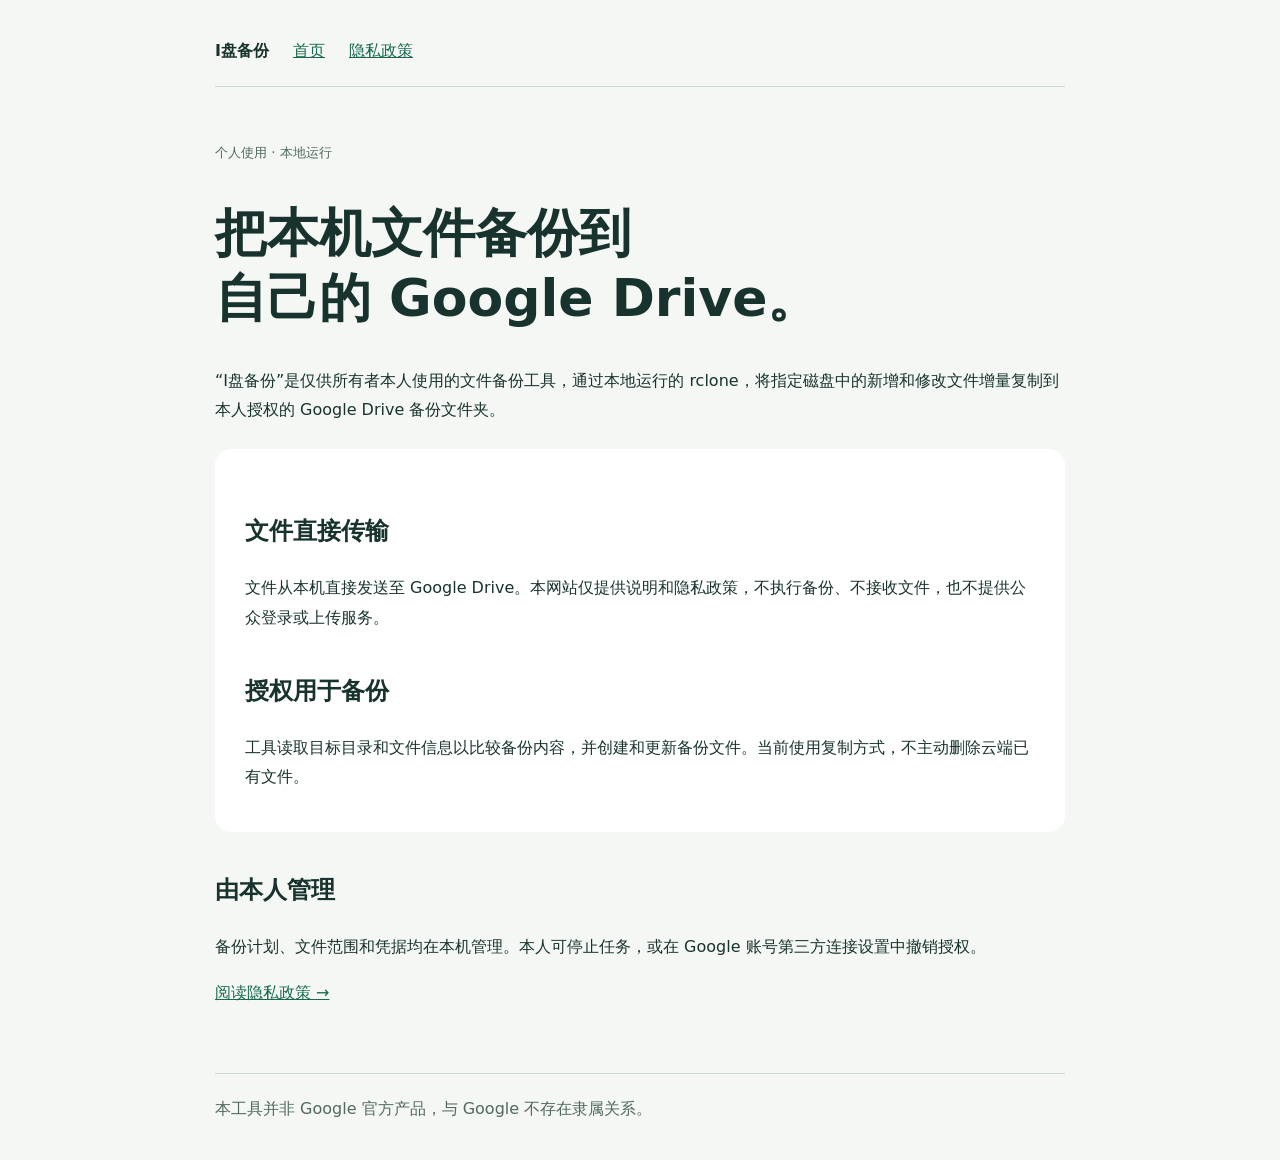
<file: index.html>
﻿<!doctype html><html lang="zh-CN"><meta charset="utf-8"><meta name="viewport" content="width=device-width,initial-scale=1"><title>I盘备份 · 个人文件备份工具</title><meta name="description" content="仅供所有者本人使用的本地Google Drive备份工具。"><link rel="stylesheet" href="style.css"><nav><strong>I盘备份</strong><a href="index.html">首页</a><a href="privacy.html">隐私政策</a></nav><main><small>个人使用 · 本地运行</small><h1>把本机文件备份到<br>自己的 Google Drive。</h1><p>“I盘备份”是仅供所有者本人使用的文件备份工具，通过本地运行的 rclone，将指定磁盘中的新增和修改文件增量复制到本人授权的 Google Drive 备份文件夹。</p><section><h2>文件直接传输</h2><p>文件从本机直接发送至 Google Drive。本网站仅提供说明和隐私政策，不执行备份、不接收文件，也不提供公众登录或上传服务。</p><h2>授权用于备份</h2><p>工具读取目标目录和文件信息以比较备份内容，并创建和更新备份文件。当前使用复制方式，不主动删除云端已有文件。</p></section><h2>由本人管理</h2><p>备份计划、文件范围和凭据均在本机管理。本人可停止任务，或在 Google 账号第三方连接设置中撤销授权。</p><p><a href="privacy.html">阅读隐私政策 →</a></p></main><footer>本工具并非 Google 官方产品，与 Google 不存在隶属关系。</footer></html>
</file>
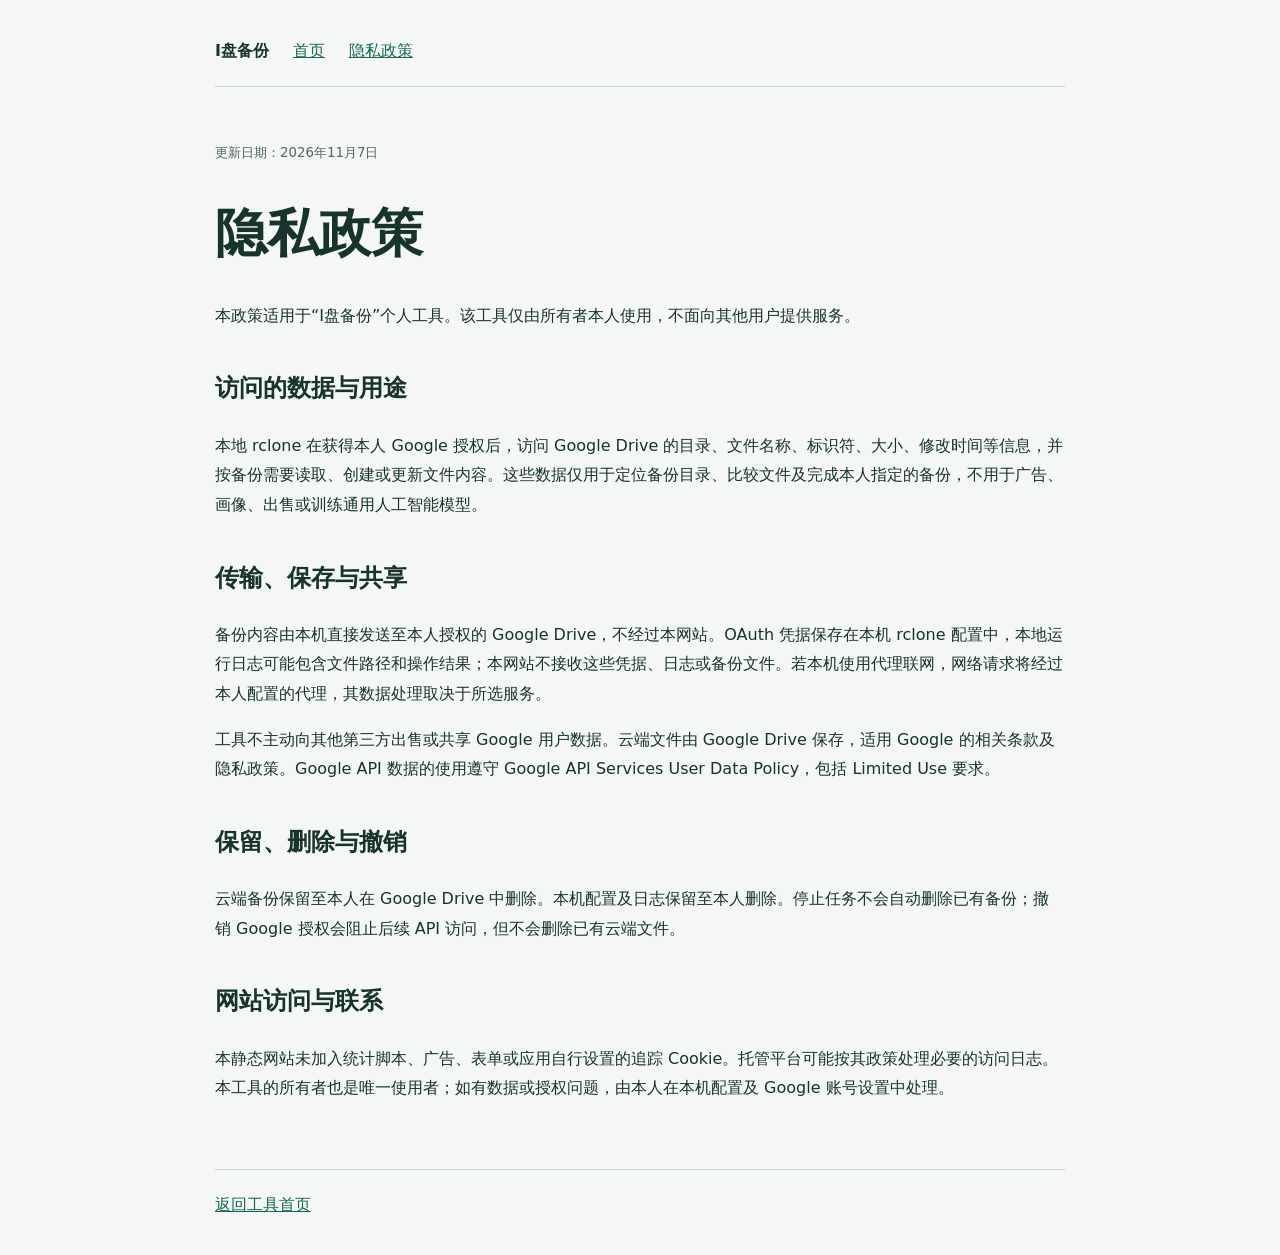
<file: privacy.html>
﻿<!doctype html><html lang="zh-CN"><meta charset="utf-8"><meta name="viewport" content="width=device-width,initial-scale=1"><title>隐私政策 · I盘备份</title><link rel="stylesheet" href="style.css"><nav><strong>I盘备份</strong><a href="index.html">首页</a><a href="privacy.html" aria-current="page">隐私政策</a></nav><main><small>更新日期：2026年11月7日</small><h1>隐私政策</h1><p>本政策适用于“I盘备份”个人工具。该工具仅由所有者本人使用，不面向其他用户提供服务。</p><h2>访问的数据与用途</h2><p>本地 rclone 在获得本人 Google 授权后，访问 Google Drive 的目录、文件名称、标识符、大小、修改时间等信息，并按备份需要读取、创建或更新文件内容。这些数据仅用于定位备份目录、比较文件及完成本人指定的备份，不用于广告、画像、出售或训练通用人工智能模型。</p><h2>传输、保存与共享</h2><p>备份内容由本机直接发送至本人授权的 Google Drive，不经过本网站。OAuth 凭据保存在本机 rclone 配置中，本地运行日志可能包含文件路径和操作结果；本网站不接收这些凭据、日志或备份文件。若本机使用代理联网，网络请求将经过本人配置的代理，其数据处理取决于所选服务。</p><p>工具不主动向其他第三方出售或共享 Google 用户数据。云端文件由 Google Drive 保存，适用 Google 的相关条款及隐私政策。Google API 数据的使用遵守 Google API Services User Data Policy，包括 Limited Use 要求。</p><h2>保留、删除与撤销</h2><p>云端备份保留至本人在 Google Drive 中删除。本机配置及日志保留至本人删除。停止任务不会自动删除已有备份；撤销 Google 授权会阻止后续 API 访问，但不会删除已有云端文件。</p><h2>网站访问与联系</h2><p>本静态网站未加入统计脚本、广告、表单或应用自行设置的追踪 Cookie。托管平台可能按其政策处理必要的访问日志。本工具的所有者也是唯一使用者；如有数据或授权问题，由本人在本机配置及 Google 账号设置中处理。</p></main><footer><a href="index.html">返回工具首页</a></footer></html>
</file>
<file: style.css>
﻿:root{font-family:system-ui,"Microsoft YaHei",sans-serif;color:#18332e;background:#f4f7f3}body{max-width:850px;margin:auto;padding:36px 22px;line-height:1.85}nav{display:flex;gap:24px;border-bottom:1px solid #cad7cd;padding-bottom:20px}a{color:#176950}main{padding:50px 0}h1{font-size:clamp(32px,6vw,52px);line-height:1.25}h2{margin-top:36px}small,footer{color:#51695e}section{background:#fff;padding:24px 30px;border-radius:16px;margin:24px 0}footer{border-top:1px solid #cad7cd;padding-top:20px}
</file>
